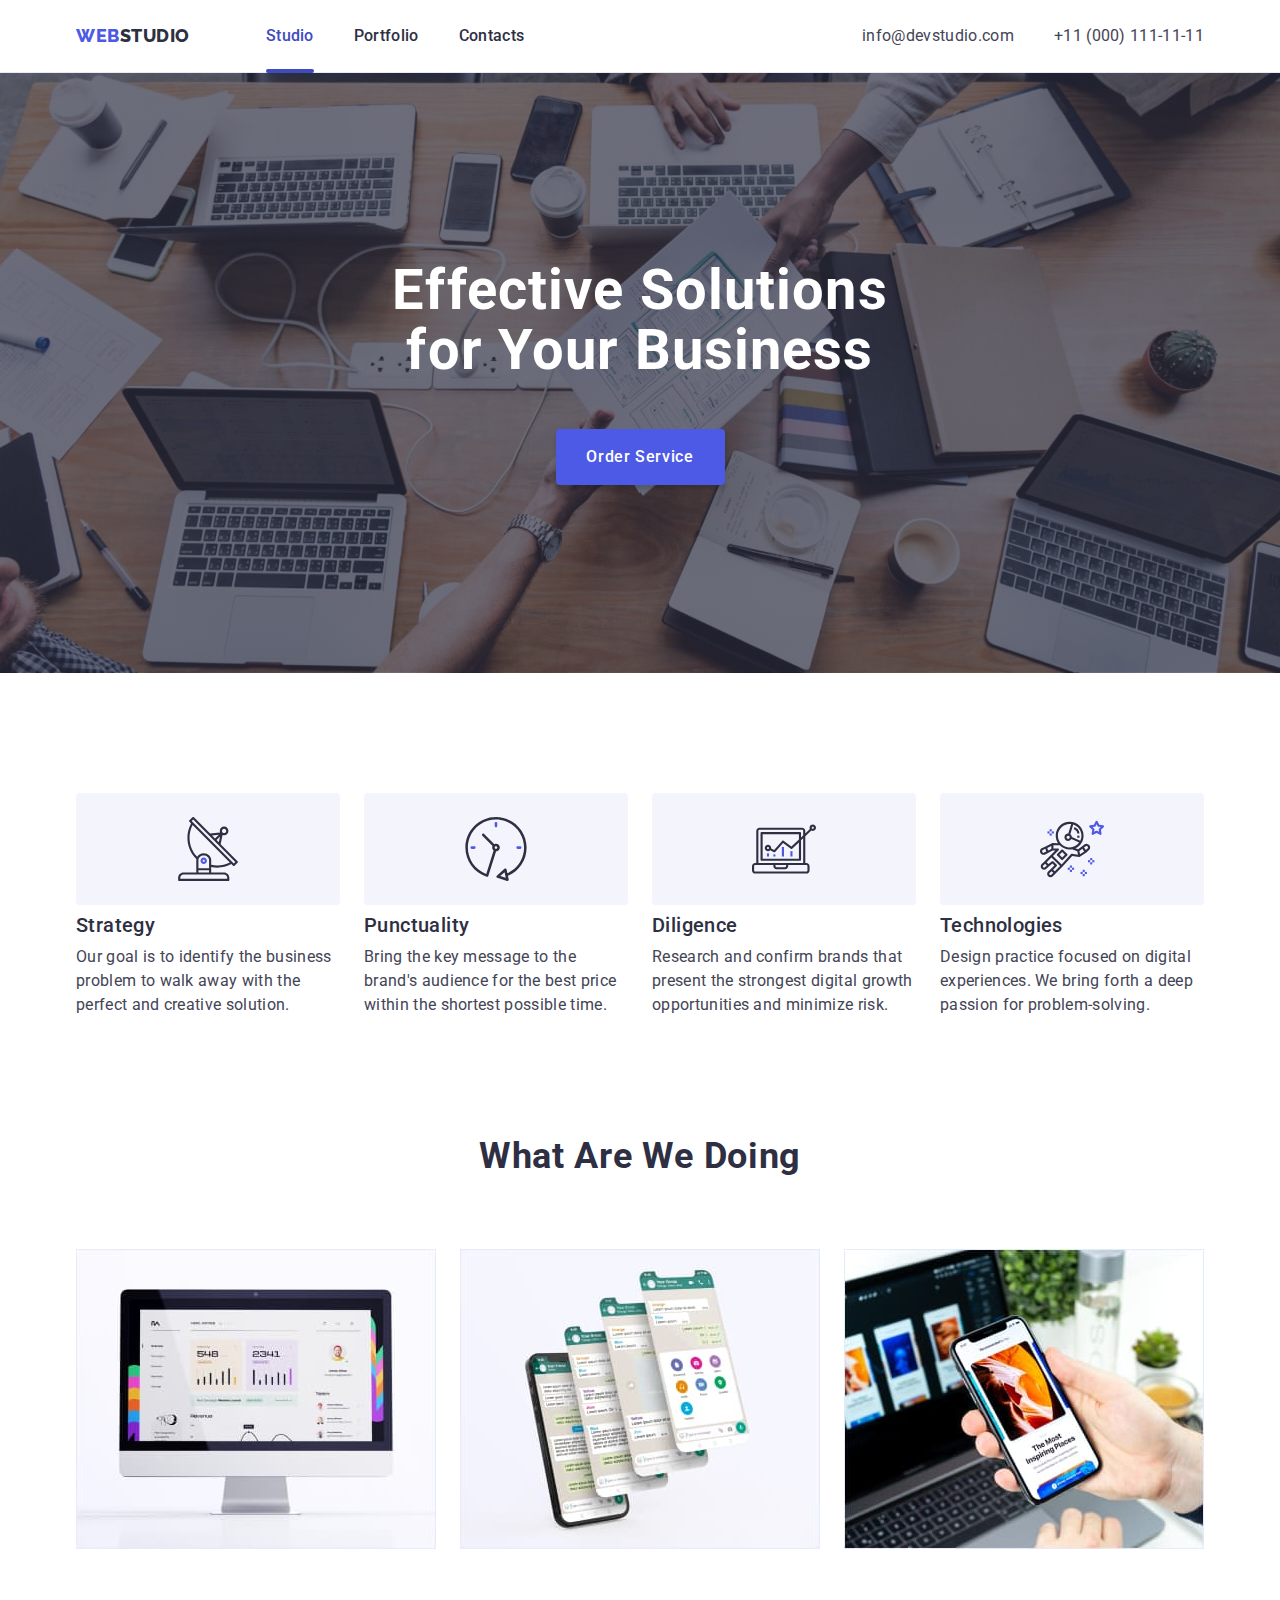
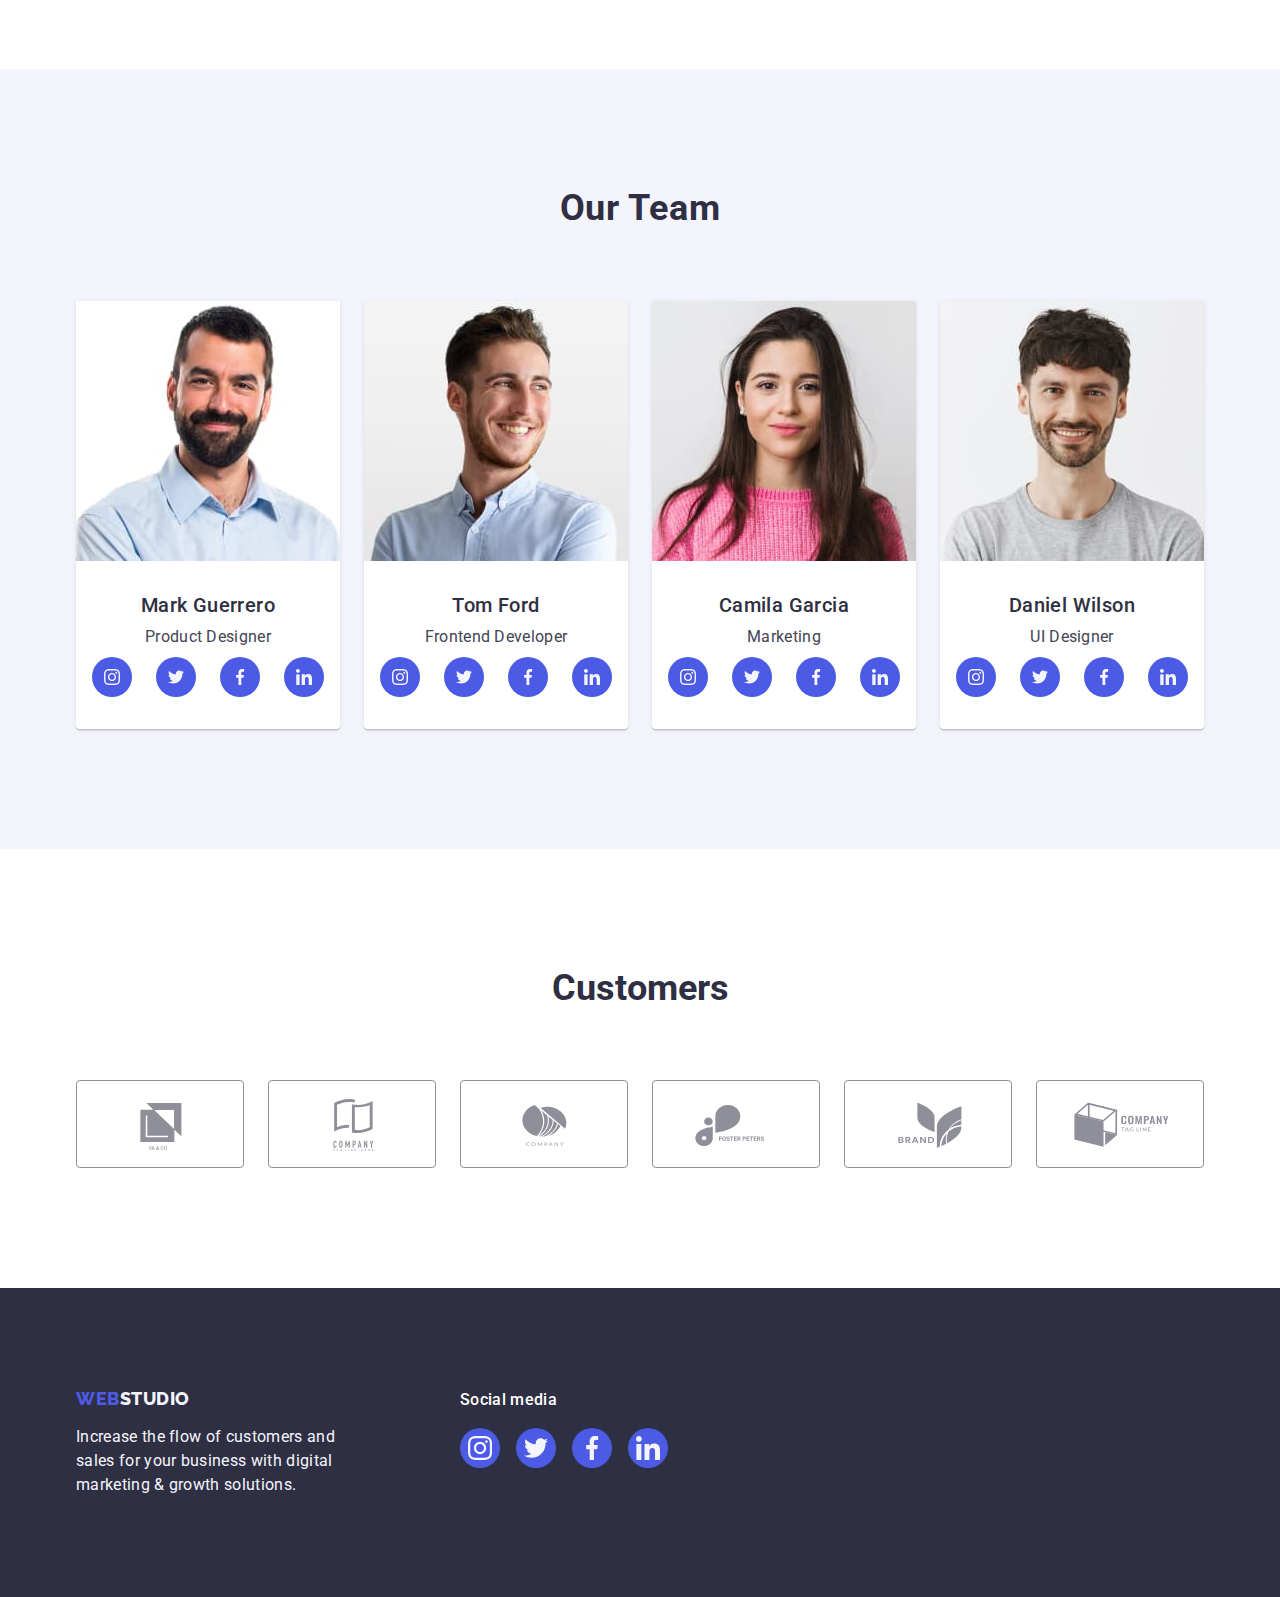
<file: index.html>
<!DOCTYPE html>
<html lang="en">
  <head>
    <meta charset="UTF-8" />
    <meta http-equiv="X-UA-Compatible" content="IE=edge" />
    <meta name="viewport" content="width=device-width, initial-scale=1.0" />
    <title>Web Studio</title>
    <link rel="preconnect" href="https://fonts.googleapis.com" />
    <link rel="preconnect" href="https://fonts.gstatic.com" crossorigin />
    <link
      href="https://fonts.googleapis.com/css2?family=Raleway:wght@800&family=Roboto:wght@400;500;700&display=swap"
      rel="stylesheet"
    />
    <link
      rel="stylesheet"
      href="https://cdnjs.cloudflare.com/ajax/libs/modern-normalize/1.0.0/modern-normalize.min.css"
    />
    <link rel="stylesheet" href="./css/style.css" />
  </head>
  <body>
    <!-- ========== Header ========== -->
    <header class="page-header">
      <div class="header-container container">
        <nav class="menu-nav">
          <a href="./index.html" class="logo link"
            >Web<span class="logo-right-part">Studio</span></a
          >
          <ul class="menu list">
            <li>
              <a href="./index.html" class="nav-list link active-page"
                >Studio</a
              >
            </li>
            <li>
              <a href="./portfolio.html" class="nav-list link">Portfolio</a>
            </li>
            <li>
              <a href="" class="nav-list link">Contacts</a>
            </li>
          </ul>
        </nav>
        <!-- Address Contacts -->
        <address class="address-nav-list">
          <ul class="address-menu list">
            <li>
              <a href="mailto:info@devstudio.com" class="address-nav-link link"
                >info@devstudio.com</a
              >
            </li>
            <li>
              <a href="tel:+110001111111" class="address-nav-link link"
                >+11 (000) 111-11-11</a
              >
            </li>
          </ul>
        </address>
      </div>
    </header>

    <!-- =========== Main content start ==========  -->
    <main>
      <!--- Hero Section 1 start -->

      <section class="hero-section">
        <div class="container">
          <h1 class="main-title">Effective Solutions for Your Business</h1>
          <button type="button" class="button" data-modal-open>
            Order Service
          </button>
        </div>
      </section>

      <!-- ========== Section 2 - start ========== -->

      <section class="features">
        <div class="container">
          <h2 class="visually-hidden">Features</h2>
          <ul class="features-list list">
            <li class="feature-list-text-width">
              <div class="features-list-icon">
                <svg
                  class="feature-icon"
                  aria-label="antenna icon"
                  width="64"
                  height="64"
                >
                  <use href="./images/icons.svg#icon-antenna"></use>
                </svg>
              </div>
              <h3 class="feature-list">Strategy</h3>
              <p class="feature-list-desc">
                Our goal is to identify the business problem to walk away with
                the perfect and creative solution.
              </p>
            </li>
            <li class="feature-list-text-width">
              <div class="features-list-icon">
                <svg
                  class="feature-icon"
                  aria-label="clock icon"
                  width="64"
                  height="64"
                >
                  <use href="./images/icons.svg#icon-clock"></use>
                </svg>
              </div>
              <h3 class="feature-list">Punctuality</h3>
              <p class="feature-list-desc">
                Bring the key message to the brand's audience for the best price
                within the shortest possible time.
              </p>
            </li>
            <li class="feature-list-text-width">
              <div class="features-list-icon">
                <svg
                  class="feature-icon"
                  aria-label="diagram icon"
                  width="64"
                  height="64"
                >
                  <use href="./images/icons.svg#icon-diagram"></use>
                </svg>
              </div>
              <h3 class="feature-list">Diligence</h3>
              <p class="feature-list-desc">
                Research and confirm brands that present the strongest digital
                growth opportunities and minimize risk.
              </p>
            </li>
            <li class="feature-list-text-width">
              <div class="features-list-icon">
                <svg
                  class="feature-icon"
                  aria-label="astronaut icon"
                  width="64"
                  height="64"
                >
                  <use href="./images/icons.svg#icon-astronaut"></use>
                </svg>
              </div>
              <h3 class="feature-list">Technologies</h3>
              <p class="feature-list-desc">
                Design practice focused on digital experiences. We bring forth a
                deep passion for problem-solving.
              </p>
            </li>
          </ul>
        </div>
      </section>

      <!-- ========== Section 3 - start ========== -->

      <section class="work-examples">
        <div class="container">
          <h2 class="what-are-we-doing">What are we doing</h2>
          <ul class="work-examples-list list">
            <li class="work-example-list-width">
              <img
                src="./images/what-we-are-doing-1-main-monitor.jpg"
                width="360"
                alt="Monitor"
              />
            </li>
            <li class="work-example-list-width">
              <img
                src="./images/what-we-are-doing-2-mobile-screens.jpg"
                width="360"
                alt="Mobile screens"
              />
            </li>
            <li class="work-example-list-width">
              <img
                src="./images/what-we-are-doing-3-laptop-and-phone.jpg"
                width="360"
                alt="Laptop and phone"
              />
            </li>
          </ul>
        </div>
      </section>

      <!-- ========== Section 4 - start ========== -->

      <section class="section-team-list">
        <div class="container">
          <h2 class="section-header-title">Our Team</h2>
          <ul class="team list">
            <li class="team-list">
              <img
                src="./images/our-team-1-mark.jpg"
                width="264"
                height="260"
                alt="Mark Guerrero"
              />
              <div class="title-text">
                <h3 class="team-list-title">Mark Guerrero</h3>
                <p class="team-list-text">Product Designer</p>
                <ul class="social-link-list list link">
                  <li class="social-link-item">
                    <a href="" class="social-link-icon">
                      <svg
                        class="social-icon"
                        aria-label="instagramm-icon"
                        width="16"
                        height="16"
                      >
                        <use href="./images/icons.svg#icon-instagram"></use>
                      </svg>
                    </a>
                  </li>
                  <li class="social-link-item">
                    <a href="" class="social-link-icon">
                      <svg
                        class="social-icon"
                        aria-label="twitter-icon"
                        width="16"
                        height="16"
                      >
                        <use href="./images/icons.svg#icon-twitter"></use>
                      </svg>
                    </a>
                  </li>
                  <li class="social-link-item">
                    <a href="" class="social-link-icon">
                      <svg
                        class="social-icon"
                        aria-label="facebook-icon"
                        width="16"
                        height="16"
                      >
                        <use href="./images/icons.svg#icon-facebook"></use>
                      </svg>
                    </a>
                  </li>
                  <li class="social-link-item">
                    <a href="" class="social-link-icon">
                      <svg
                        class="social-icon"
                        aria-label="linkedin-icon"
                        width="16"
                        height="16"
                      >
                        <use href="./images/icons.svg#icon-linkedin"></use>
                      </svg>
                    </a>
                  </li>
                </ul>
              </div>
            </li>
            <li class="team-list">
              <img
                src="./images/our-team-2-tom.jpg"
                width="264"
                height="260"
                alt="Tom Ford"
              />
              <div class="title-text">
                <h3 class="team-list-title">Tom Ford</h3>
                <p class="team-list-text">Frontend Developer</p>
                <ul class="social-link-list list link">
                  <li class="social-link-item">
                    <a href="" class="social-link-icon">
                      <svg
                        class="social-icon"
                        aria-label="instagramm-icon"
                        width="16"
                        height="16"
                      >
                        <use href="./images/icons.svg#icon-instagram"></use>
                      </svg>
                    </a>
                  </li>
                  <li class="social-link-item">
                    <a href="" class="social-link-icon">
                      <svg
                        class="social-icon"
                        aria-label="twitter-icon"
                        width="16"
                        height="16"
                      >
                        <use href="./images/icons.svg#icon-twitter"></use>
                      </svg>
                    </a>
                  </li>
                  <li class="social-link-item">
                    <a href="" class="social-link-icon">
                      <svg
                        class="social-icon"
                        aria-label="facebook-icon"
                        width="16"
                        height="16"
                      >
                        <use href="./images/icons.svg#icon-facebook"></use>
                      </svg>
                    </a>
                  </li>
                  <li class="social-link-item">
                    <a href="" class="social-link-icon">
                      <svg
                        class="social-icon"
                        aria-label="linkedin-icon"
                        width="16"
                        height="16"
                      >
                        <use href="./images/icons.svg#icon-linkedin"></use>
                      </svg>
                    </a>
                  </li>
                </ul>
              </div>
            </li>
            <li class="team-list">
              <img
                src="./images/our-team-3-camila.jpg"
                width="264"
                height="260"
                alt="Camila Garcia"
              />
              <div class="title-text">
                <h3 class="team-list-title">Camila Garcia</h3>
                <p class="team-list-text">Marketing</p>
                <ul class="social-link-list list link">
                  <li class="social-link-item">
                    <a href="" class="social-link-icon">
                      <svg
                        class="social-icon"
                        aria-label="instagramm-icon"
                        width="16"
                        height="16"
                      >
                        <use href="./images/icons.svg#icon-instagram"></use>
                      </svg>
                    </a>
                  </li>
                  <li class="social-link-item">
                    <a href="" class="social-link-icon">
                      <svg
                        class="social-icon"
                        aria-label="twitter-icon"
                        width="16"
                        height="16"
                      >
                        <use href="./images/icons.svg#icon-twitter"></use>
                      </svg>
                    </a>
                  </li>
                  <li class="social-link-item">
                    <a href="" class="social-link-icon">
                      <svg
                        class="social-icon"
                        aria-label="facebook-icon"
                        width="16"
                        height="16"
                      >
                        <use href="./images/icons.svg#icon-facebook"></use>
                      </svg>
                    </a>
                  </li>
                  <li class="social-link-item">
                    <a href="" class="social-link-icon">
                      <svg
                        class="social-icon"
                        aria-label="linkedin-icon"
                        width="16"
                        height="16"
                      >
                        <use href="./images/icons.svg#icon-linkedin"></use>
                      </svg>
                    </a>
                  </li>
                </ul>
              </div>
            </li>
            <li class="team-list">
              <img
                src="./images/our-team-4-daniel.jpg"
                width="264"
                height="260"
                alt="Daniel Wilson"
              />
              <div class="title-text">
                <h3 class="team-list-title">Daniel Wilson</h3>
                <p class="team-list-text">UI Designer</p>
                <ul class="social-link-list list link">
                  <li class="social-link-item">
                    <a href="" class="social-link-icon">
                      <svg
                        class="social-icon"
                        aria-label="instagramm-icon"
                        width="16"
                        height="16"
                      >
                        <use href="./images/icons.svg#icon-instagram"></use>
                      </svg>
                    </a>
                  </li>
                  <li class="social-link-item">
                    <a href="" class="social-link-icon">
                      <svg
                        class="social-icon"
                        aria-label="twitter-icon"
                        width="16"
                        height="16"
                      >
                        <use href="./images/icons.svg#icon-twitter"></use>
                      </svg>
                    </a>
                  </li>
                  <li class="social-link-item">
                    <a href="" class="social-link-icon">
                      <svg
                        class="social-icon"
                        aria-label="facebook-icon"
                        width="16"
                        height="16"
                      >
                        <use href="./images/icons.svg#icon-facebook"></use>
                      </svg>
                    </a>
                  </li>
                  <li class="social-link-item">
                    <a href="" class="social-link-icon">
                      <svg
                        class="social-icon"
                        aria-label="linkedin-icon"
                        width="16"
                        height="16"
                      >
                        <use href="./images/icons.svg#icon-linkedin"></use>
                      </svg>
                    </a>
                  </li>
                </ul>
              </div>
            </li>
          </ul>
        </div>
      </section>

      <!-- ========== Section 5 - start ========== -->
      <section class="customer-section">
        <div class="container">
          <h2 class="customer-section-title">Customers</h2>
          <ul class="customers-list list">
            <li class="customer-item">
              <a href="" class="customer-link-icon link">
                <svg
                  class="customer-icon"
                  aria-label="customer ya&co"
                  width="104"
                  height="56"
                >
                  <use href="./images/icons.svg#icon-company1-ya-co"></use>
                </svg>
              </a>
            </li>
            <li class="customer-item">
              <a href="" class="customer-link-icon link">
                <svg
                  class="customer-icon"
                  aria-label="customer tagline"
                  width="104"
                  height="56"
                >
                  <use href="./images/icons.svg#icon-company2-tagline"></use>
                </svg>
              </a>
            </li>
            <li class="customer-item">
              <a href="" class="customer-link-icon link">
                <svg
                  class="customer-icon"
                  aria-label="customer company"
                  width="104"
                  height="56"
                >
                  <use href="./images/icons.svg#icon-company3"></use>
                </svg>
              </a>
            </li>
            <li class="customer-item">
              <a href="" class="customer-link-icon link">
                <svg
                  class="customer-icon"
                  aria-label="customer foster peters"
                  width="104"
                  height="56"
                >
                  <use
                    href="./images/icons.svg#icon-company4-foster-peters"
                  ></use>
                </svg>
              </a>
            </li>
            <li class="customer-item">
              <a href="" class="customer-link-icon link">
                <svg
                  class="customer-icon"
                  aria-label="customer brand"
                  width="104"
                  height="56"
                >
                  <use href="./images/icons.svg#icon-company5-brand"></use>
                </svg>
              </a>
            </li>
            <li class="customer-item">
              <a href="" class="customer-link-icon link">
                <svg
                  class="customer-icon"
                  aria-label="customer tag"
                  width="104"
                  height="56"
                >
                  <use href="./images/icons.svg#icon-company6-tag"></use>
                </svg>
              </a>
            </li>
          </ul>
        </div>
      </section>
    </main>

    <!-- =========== Footer start ==========  -->

    <footer class="footer">
      <div class="container footer-container">
        <div class="footer-logo-div">
          <a href="./index.html" class="footer-logo logo link"
            >Web<span class="footer-logo-right-part">Studio</span></a
          >
          <p class="footer-text">
            Increase the flow of customers and sales for your business with
            digital marketing & growth solutions.
          </p>
        </div>
        <!-- ========== Footer social link =========== -->
        <div class="footer-social-media">
          <p class="footer-text-social">Social media</p>
          <ul class="footer-social-link-list list link">
            <li class="footer-social-link-item">
              <a href="" class="footer-social-link-icon">
                <svg
                  class="footer-social-icon"
                  aria-label="instagramm-icon"
                  width="24"
                  height="24"
                >
                  <use href="./images/icons.svg#icon-instagram"></use>
                </svg>
              </a>
            </li>
            <li class="footer-social-link-item">
              <a href="" class="footer-social-link-icon">
                <svg
                  class="footer-social-icon"
                  aria-label="twitter-icon"
                  width="24"
                  height="24"
                >
                  <use href="./images/icons.svg#icon-twitter"></use>
                </svg>
              </a>
            </li>
            <li class="footer-social-link-item">
              <a href="" class="footer-social-link-icon">
                <svg
                  class="footer-social-icon"
                  aria-label="facebook-icon"
                  width="24"
                  height="24"
                >
                  <use href="./images/icons.svg#icon-facebook"></use>
                </svg>
              </a>
            </li>
            <li class="footer-social-link-item">
              <a href="" class="footer-social-link-icon">
                <svg
                  class="footer-social-icon"
                  aria-label="linkedin-icon"
                  width="24"
                  height="24"
                >
                  <use href="./images/icons.svg#icon-linkedin"></use>
                </svg>
              </a>
            </li>
          </ul>
        </div>
      </div>
    </footer>

    <!-- =========== Backdrop start ==========  -->

    <div class="backdrop is-hidden" data-modal>
      <div class="modal">
        <button type="button" class="modal-close-btn" data-modal-close>
          <svg class="modal-close-icon" width="8" height="8">
            <use href="./images/icons.svg#icon-close"></use>
          </svg>
        </button>
      </div>
    </div>

    <!-- =========== Script start ==========  -->
    <script src="./js/modal.js"></script>
  </body>
</html>
</file>
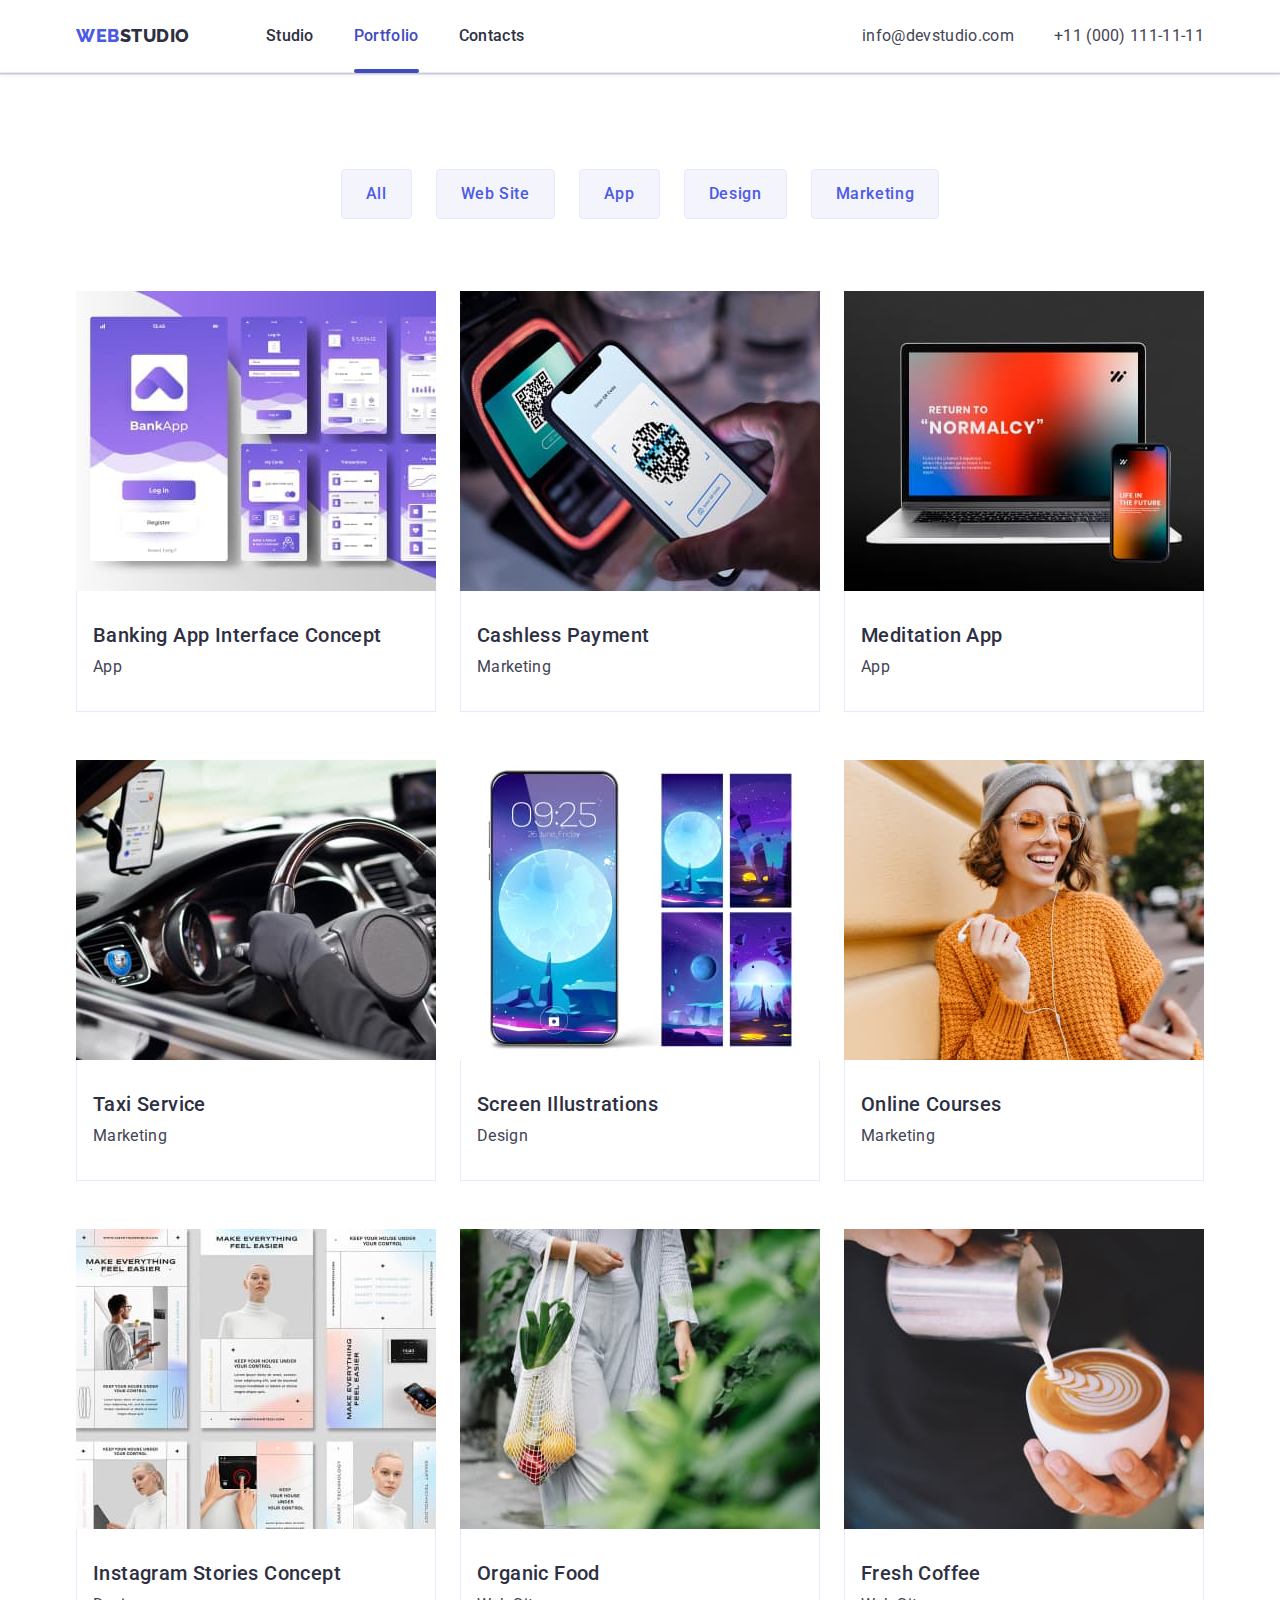
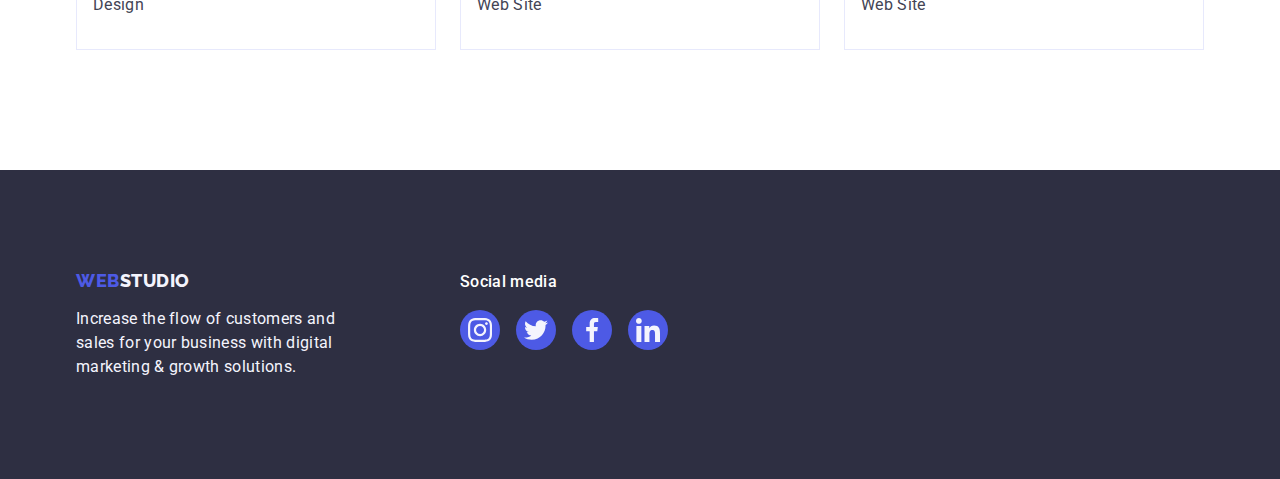
<file: portfolio.html>
<!DOCTYPE html>
<html lang="en">
  <head>
    <meta charset="UTF-8" />
    <meta http-equiv="X-UA-Compatible" content="IE=edge" />
    <meta name="viewport" content="width=device-width, initial-scale=1.0" />
    <link rel="preconnect" href="https://fonts.googleapis.com" />
    <link rel="preconnect" href="https://fonts.gstatic.com" crossorigin />
    <link
      href="https://fonts.googleapis.com/css2?family=Raleway:wght@800&family=Roboto:wght@400;500;700&display=swap"
      rel="stylesheet"
    />
    <title>Document</title>
    <link
      rel="stylesheet"
      href="https://cdnjs.cloudflare.com/ajax/libs/modern-normalize/1.0.0/modern-normalize.min.css"
    />
    <link rel="stylesheet" href="./css/style.css" />
  </head>
  <body>
    <!-- Header -->
    <header class="page-header">
      <div class="header-container container">
        <nav class="menu-nav">
          <a href="./index.html" class="logo link"
            >Web<span class="logo-right-part">Studio</span></a
          >
          <ul class="menu list">
            <li>
              <a href="./index.html" class="nav-list link">Studio</a>
            </li>
            <li>
              <a href="./portfolio.html" class="nav-list link active-page"
                >Portfolio</a
              >
            </li>
            <li>
              <a href="" class="nav-list link">Contacts</a>
            </li>
          </ul>
        </nav>
        <!-- Address Contacts -->
        <address class="address-nav-list">
          <ul class="address-menu list">
            <li>
              <a href="mailto:info@devstudio.com" class="address-nav-link link"
                >info@devstudio.com</a
              >
            </li>
            <li>
              <a href="tel:+110001111111" class="address-nav-link link"
                >+11 (000) 111-11-11</a
              >
            </li>
          </ul>
        </address>
      </div>
    </header>

    <!-- Main content -->
    <main>
      <!-- Portfolio main section -->
      <section class="main-section">
        <div class="container">
          <h1 class="visually-hidden">Our Projects</h1>
          <ul class="list list-btn">
            <li>
              <button type="button" class="portfolio-button">All</button>
            </li>
            <li>
              <button type="button" class="portfolio-button">Web Site</button>
            </li>
            <li>
              <button type="button" class="portfolio-button">App</button>
            </li>
            <li>
              <button type="button" class="portfolio-button">Design</button>
            </li>
            <li>
              <button type="button" class="portfolio-button">Marketing</button>
            </li>
          </ul>
          <ul class="projects-list list">
            <li class="portfolio-project-card">
              <a class="project-list link" href="">
                <div class="portfolio-project-card-img-container">
                  <img
                    src="./images/portfolio-1-bank-app-photo.jpg"
                    alt="Banking App Interface Concept"
                    width="360"
                  />
                  <p class="portfolio-project-card-img-overlay">
                    14 Stylish and User-Friendly App Design Concepts · Task
                    Manager App · Calorie Tracker App · Exotic Fruit Ecommerce
                    App · Cloud Storage App
                  </p>
                </div>

                <div class="portfolio-project-card-container">
                  <h2 class="project-title">Banking App Interface Concept</h2>
                  <p class="project-desc">App</p>
                </div>
              </a>
            </li>
            <li class="portfolio-project-card">
              <a class="project-list link" href="">
                <div class="portfolio-project-card-img-container">
                  <img
                    src="./images/portfolio-2-cashless-payment-photo.jpg"
                    alt="Cashless payment"
                    width="360"
                  />
                  <p class="portfolio-project-card-img-overlay">
                    14 Stylish and User-Friendly App Design Concepts · Task
                    Manager App · Calorie Tracker App · Exotic Fruit Ecommerce
                    App · Cloud Storage App
                  </p>
                </div>

                <div class="portfolio-project-card-container">
                  <h2 class="project-title">Cashless Payment</h2>
                  <p class="project-desc">Marketing</p>
                </div>
              </a>
            </li>
            <li class="portfolio-project-card">
              <a class="project-list link" href="">
                <div class="portfolio-project-card-img-container">
                  <img
                    src="./images/portfolio-3-meditation-app-photo.jpg"
                    alt="Meditation app"
                    width="360"
                  />
                  <p class="portfolio-project-card-img-overlay">
                    14 Stylish and User-Friendly App Design Concepts · Task
                    Manager App · Calorie Tracker App · Exotic Fruit Ecommerce
                    App · Cloud Storage App
                  </p>
                </div>

                <div class="portfolio-project-card-container">
                  <h2 class="project-title">Meditation App</h2>
                  <p class="project-desc">App</p>
                </div>
              </a>
            </li>
            <li class="portfolio-project-card">
              <a class="project-list link" href="">
                <div class="portfolio-project-card-img-container">
                  <img
                    src="./images/portfolio-4-taxi-service-photo.jpg"
                    alt="Taxi service photo"
                    width="360"
                  />
                  <p class="portfolio-project-card-img-overlay">
                    14 Stylish and User-Friendly App Design Concepts · Task
                    Manager App · Calorie Tracker App · Exotic Fruit Ecommerce
                    App · Cloud Storage App
                  </p>
                </div>

                <div class="portfolio-project-card-container">
                  <h2 class="project-title">Taxi Service</h2>
                  <p class="project-desc">Marketing</p>
                </div>
              </a>
            </li>
            <li class="portfolio-project-card">
              <a class="project-list link" href="">
                <div class="portfolio-project-card-img-container">
                  <img
                    src="./images/portfolio-5-screen-illustration-photo.jpg"
                    alt="Mobile screens illustration"
                    width="360"
                  />
                  <p class="portfolio-project-card-img-overlay">
                    14 Stylish and User-Friendly App Design Concepts · Task
                    Manager App · Calorie Tracker App · Exotic Fruit Ecommerce
                    App · Cloud Storage App
                  </p>
                </div>

                <div class="portfolio-project-card-container">
                  <h2 class="project-title">Screen Illustrations</h2>
                  <p class="project-desc">Design</p>
                </div>
              </a>
            </li>
            <li class="portfolio-project-card">
              <a class="project-list link" href="">
                <div class="portfolio-project-card-img-container">
                  <img
                    src="./images/portfolio-6-online-courses-photo.jpg"
                    alt="online courses"
                    width="360"
                  />
                  <p class="portfolio-project-card-img-overlay">
                    14 Stylish and User-Friendly App Design Concepts · Task
                    Manager App · Calorie Tracker App · Exotic Fruit Ecommerce
                    App · Cloud Storage App
                  </p>
                </div>

                <div class="portfolio-project-card-container">
                  <h2 class="project-title">Online Courses</h2>
                  <p class="project-desc">Marketing</p>
                </div>
              </a>
            </li>
            <li class="portfolio-project-card">
              <a class="project-list link" href="">
                <div class="portfolio-project-card-img-container">
                  <img
                    src="./images/portfolio-7-instagram-stories-concept.jpg"
                    alt="instagram stories concept"
                    width="360"
                  />
                  <p class="portfolio-project-card-img-overlay">
                    14 Stylish and User-Friendly App Design Concepts · Task
                    Manager App · Calorie Tracker App · Exotic Fruit Ecommerce
                    App · Cloud Storage App
                  </p>
                </div>

                <div class="portfolio-project-card-container">
                  <h2 class="project-title">Instagram Stories Concept</h2>
                  <p class="project-desc">Design</p>
                </div>
              </a>
            </li>
            <li class="portfolio-project-card">
              <a class="project-list link" href="">
                <div class="portfolio-project-card-img-container">
                  <img
                    src="./images/portfolio-8-organic-food.jpg"
                    alt="Organic Food"
                    width="360"
                  />
                  <p class="portfolio-project-card-img-overlay">
                    14 Stylish and User-Friendly App Design Concepts · Task
                    Manager App · Calorie Tracker App · Exotic Fruit Ecommerce
                    App · Cloud Storage App
                  </p>
                </div>

                <div class="portfolio-project-card-container">
                  <h2 class="project-title">Organic Food</h2>
                  <p class="project-desc">Web Site</p>
                </div>
              </a>
            </li>
            <li class="portfolio-project-card">
              <a class="project-list link" href="">
                <div class="portfolio-project-card-img-container">
                  <img
                    src="./images/portfolio-9-fresh-coffee.jpg"
                    alt="Fresh Coffee"
                    width="360"
                  />
                  <p class="portfolio-project-card-img-overlay">
                    14 Stylish and User-Friendly App Design Concepts · Task
                    Manager App · Calorie Tracker App · Exotic Fruit Ecommerce
                    App · Cloud Storage App
                  </p>
                </div>

                <div class="portfolio-project-card-container">
                  <h2 class="project-title">Fresh Coffee</h2>
                  <p class="project-desc">Web Site</p>
                </div>
              </a>
            </li>
          </ul>
        </div>
      </section>
    </main>

    <!-- ========== Footer ========== -->

    <footer class="footer">
      <div class="container footer-container">
        <div class="footer-logo-div">
          <a href="./index.html" class="footer-logo logo link"
            >Web<span class="footer-logo-right-part">Studio</span></a
          >
          <p class="footer-text">
            Increase the flow of customers and sales for your business with
            digital marketing & growth solutions.
          </p>
        </div>
        <!-- Footer social link  -->
        <div class="footer-social-media">
          <p class="footer-text-social">Social media</p>
          <ul class="footer-social-link-list list link">
            <li class="footer-social-link-item">
              <a href="" class="footer-social-link-icon">
                <svg
                  class="footer-social-icon"
                  aria-label="instagramm-icon"
                  width="24"
                  height="24"
                >
                  <use href="./images/icons.svg#icon-instagram"></use>
                </svg>
              </a>
            </li>
            <li class="footer-social-link-item">
              <a href="" class="footer-social-link-icon">
                <svg
                  class="footer-social-icon"
                  aria-label="twitter-icon"
                  width="24"
                  height="24"
                >
                  <use href="./images/icons.svg#icon-twitter"></use>
                </svg>
              </a>
            </li>
            <li class="footer-social-link-item">
              <a href="" class="footer-social-link-icon">
                <svg
                  class="footer-social-icon"
                  aria-label="facebook-icon"
                  width="24"
                  height="24"
                >
                  <use href="./images/icons.svg#icon-facebook"></use>
                </svg>
              </a>
            </li>
            <li class="footer-social-link-item">
              <a href="" class="footer-social-link-icon">
                <svg
                  class="footer-social-icon"
                  aria-label="linkedin-icon"
                  width="24"
                  height="24"
                >
                  <use href="./images/icons.svg#icon-linkedin"></use>
                </svg>
              </a>
            </li>
          </ul>
        </div>
      </div>
    </footer>
    <script src="./js/modal.js"></script>
  </body>
</html>
</file>
<file: css/style.css>
:root {
  --main-font: 'Roboto', sans-serif;
  --secondary-font: ;
  --logo-colour: #4d5ae5;
  --logo-right-part: #2e2f42;
  --nav-list-color: #2e2f42;
  --color-nav-list-hover: #404bbf;
  --color-nav-list-focus: #404bbf;
  --color-address-nav-link: #434455;
  --color-address-nav-link-hover: #404bbf;
  --color-address-nav-link-focus: #404bbf;
  --background-color: #ffffff;
  --background-color-hero: #2e2f42;
  --title-color: #2e2f42;
  --button-background-color: #f4f4fd;
  --button-text-color: #4d5ae5;
  --portfolio-button-hover-focus-color: #ffffff;
  --portfolio-button-hover-focus-background-color: #404bbf;
  --portfolio-button-boader-color: #e7e9fc;
  --icon-background-colour: #f4f4fd;
  --social-link-background-colour: #4d5ae5;
  --social-link-icon-colour: #f4f4fd;
  --customer-section-title-colour: #2e2f42;
  --customer-section-icon-color: #8e8f99;
  --footer-text-social-color: #ffffff;
  --footer-social-link-color: #f4f4fd;
  --overlay-text-color: #f4f4fd;
}

body {
  font-family: 'Roboto', sans-serif;
  color: var(--color-address-nav-link);
  background-color: var(--background-color);
}

* {
  margin: 0;
}
body {
  margin: 0;
  display: block;
}

.container {
  width: 1158px;
  margin: 0 auto;
  padding-left: 15px;
  padding-right: 15px;
}

img {
  display: block;
}
/*=============== Header =============== */

.page-header {
  border-bottom: 1px solid #e7e9fc;
  box-shadow: 0px 2px 1px rgba(46, 47, 66, 0.08),
    0px 1px 1px rgba(46, 47, 66, 0.16), 0px 1px 6px rgba(46, 47, 66, 0.08);
}

.header-container {
  display: flex;
  align-items: center;
  justify-content: space-between;
}

/* Logo */
.logo {
  color: var(--logo-colour);
  font-family: 'Raleway', sans-serif;
  font-weight: 800;
  font-size: 18px;
  line-height: 1.17;
  letter-spacing: 0.03em;
  text-transform: uppercase;
  margin-right: 76px;
}
.logo-right-part {
  color: var(--logo-right-part);
}

/* Navigation list */

.menu {
  display: flex;
  gap: 40px;
  padding-left: 0;
  margin-top: 0;
  margin-bottom: 0;
}

.menu-nav {
  display: flex;
  align-items: center;
}

.link {
  text-decoration: none;
}

.list {
  list-style: none;
}

.nav-list {
  display: block;
  padding: 24px 0;
  font-weight: 500;
  font-size: 16px;
  line-height: 1.5;
  letter-spacing: 0.02em;
  color: var(--nav-list-color);
  transition: color 250ms cubic-bezier(0.4, 0, 0.2, 1);
}

.nav-list:hover {
  color: var(--color-nav-list-hover);
}

.nav-list:focus {
  color: var(--color-nav-list-focus);
}
.active-page {
  position: relative;
  color: #404bbf;
  transition: color 250ms cubic-bezier(0.4, 0, 0.2, 1);
}
.active-page::after {
  position: absolute;
  content: '';
  display: block;
  background-color: #404bbf;
  height: 4px;
  width: 100%;
  border-radius: 2px;
  left: 0;
  height: 4px;
  bottom: -1px;
}

/* Address navigation section */

.address-nav-list {
  font-style: normal;
  margin-left: auto;
}

.address-menu {
  display: flex;
  gap: 40px;
  margin-top: 0;
  margin-bottom: 0;
  padding-left: 0;
}

.address-nav-link {
  font-size: 16px;
  line-height: 1.5;
  letter-spacing: 0.02em;
  color: var(--color-address-nav-link);
  transition: color 250ms cubic-bezier(0.4, 0, 0.2, 1);
}

.address-nav-link:hover {
  color: var(--color-address-nav-link-hover);
}

.address-nav-link:focus {
  color: var(--color-address-nav-link-focus);
}

/* =========== MAIN CONTENT START========== */

/* ----- Hero section 1 start ----- */
.hero-section {
  background-color: var(--background-color-hero);
  padding: 188px 0;
  background-image: linear-gradient(
      rgba(46, 47, 66, 0.7),
      rgba(46, 47, 66, 0.7)
    ),
    url(../images/people-office.jpg);
  max-width: 1440px;
  background-repeat: no-repeat;
  background-position: center;
  background-size: cover;
  margin-left: auto;
  margin-right: auto;
}
.main-title {
  max-width: 496px;
  font-size: 56px;
  line-height: 1.07;
  text-align: center;
  letter-spacing: 0.02em;
  color: #ffffff;
  margin-left: auto;
  margin-right: auto;
  margin-top: 0;
  margin-bottom: 48px;
}
.button {
  display: block;
  margin: auto;
  min-width: 169px;
  height: 56px;
  border: none;
  background-color: #4d5ae5;
  border-radius: 4px;
  box-shadow: 0px 4px 4px rgba(0, 0, 0, 0.15);
  font-family: 'Roboto', sans-serif;
  font-weight: 500;
  font-size: 16px;
  line-height: 1.5;
  letter-spacing: 0.04em;
  color: #ffffff;
  cursor: pointer;
  transition: background-color 250ms cubic-bezier(0.4, 0, 0.2, 1);
}

.button:hover,
.button:focus {
  background-color: #404bbf;
}

/* ========== Section 2 - start ========== */

.visually-hidden {
  position: absolute;
  width: 1px;
  height: 1px;
  margin: -1px;
  border: 0;
  padding: 0;
  white-space: nowrap;
  clip-path: inset(100%);
  clip: rect(0 0 0 0);
  overflow: hidden;
}
.features {
  padding: 120px 0;
  gap: 24px;
}

.features-list {
  display: flex;
  padding: 0;
  gap: 24px;
  justify-content: center;
  margin: auto;
}

.feature-list {
  margin-bottom: 8px;
  font-weight: 500;
  font-size: 20px;
  line-height: 1.2;
  letter-spacing: 0.02em;
  color: var(--title-color);
}

.feature-list-desc {
  line-height: 1.5;
  letter-spacing: 0.02em;
}

.feature-list-text-width {
  width: calc((100% - 48px) / 3);
}

.features-list-icon {
  display: flex;
  align-items: center;
  justify-content: center;
  height: 112px;
  margin-bottom: 8px;
  border-radius: 4px;
  background-color: var(--icon-background-colour);
}

/* ========== Section 3 - start ==========*/
.work-examples {
  padding-bottom: 120px;
}
.what-are-we-doing {
  margin-bottom: 72px;
  margin-top: 0;
  font-size: 36px;
  line-height: 1.11;
  text-align: center;
  letter-spacing: 0.02em;
  text-transform: capitalize;
  color: var(--title-color);
}
.work-examples-list {
  display: flex;
  gap: 24px;
  margin-top: 0;
  padding-left: 0;
  margin-bottom: 0;
}

.work-example-list-width {
  width: calc((100% - 48px) / 3);
}

/* ========== Section 4 - start ========== */
.team {
  display: flex;
  gap: 24px;
}

.section-team-list {
  background-color: #f4f4fd;
  padding: 120px 0;
}
.section-header-title {
  margin-bottom: 72px;
  margin-top: 0;
  font-size: 36px;
  line-height: 1.11;
  text-align: center;
  letter-spacing: 0.02em;
  text-transform: capitalize;
  color: var(--title-color);
}
.team-list-title {
  text-align: center;
  margin-bottom: 8px;
  font-weight: 500;
  font-size: 20px;
  line-height: 1.2;
  letter-spacing: 0.02em;
  color: var(--title-color);
}

.team {
  padding-left: 0;
  margin-top: 0;
  margin-bottom: 0;
}
.team-list {
  background-color: #ffffff;
  border-radius: 0px 0px 4px 4px;
  flex-basis: calc((100% - 72px) / 4);
  box-shadow: 0px 1px 6px rgba(46, 47, 66, 0.08),
    0px 1px 1px rgba(46, 47, 66, 0.16), 0px 2px 1px rgba(46, 47, 66, 0.08);
}

.title-text {
  padding: 32px 0;
}
.team-list-text {
  text-align: center;
  font-size: 16px;
  line-height: 1.5;
  letter-spacing: 0.02em;
}

/*  ul  */
.social-link-list {
  display: flex;
  margin-top: 8px;
  margin-bottom: 0;
  padding-left: 0;
  align-items: center;
  justify-content: center;
  gap: 24px;
}
/* li  */
.social-link-item {
  width: 40px;
  height: 40px;
}

/* a href */
.social-link-icon {
  display: block;
  width: 100%;
  height: 100%;
  background-color: #4d5ae5;
  border-radius: 50%;
  display: flex;
  align-items: center;
  justify-content: center;
  transition: background-color 250ms cubic-bezier(0.4, 0, 0.2, 1);
}
.social-link-icon:hover {
  background-color: #404bbf;
}
.social-link-icon:focus {
  background-color: #404bbf;
}
/* svg */
.social-icon {
  fill: var(--social-link-icon-colour);
}

/* ========== Section 5 - start ========== */

.customer-section {
  padding-top: 120px;
  padding-bottom: 120px;
}

.customer-section-title {
  font-size: 36px;
  font-weight: 700;
  line-height: 1.1;
  color: var(--customer-section-title-colour);
  margin-bottom: 72px;
  text-align: center;
}
/* --- ul --- */
.customers-list {
  display: flex;
  padding-left: 0;
  gap: 24px;
}

/* --- li --- */
.customer-item {
  width: calc((100% - 120px) / 6);
  height: 88px;
}

/* --- a href --- */
.customer-link-icon {
  display: flex;
  width: 100%;
  height: 100%;
  border: 1px solid #8e8f99;
  border-radius: 4px;
  align-items: center;
  justify-content: center;
  color: var(--customer-section-icon-color);
  transition: border-color 250ms cubic-bezier(0.4, 0, 0.2, 1),
    color 250ms cubic-bezier(0.4, 0, 0.2, 1);
}

.customer-link-icon:hover,
.customer-link-icon:focus {
  border-color: #404bbf;
  color: #404bbf;
}

.customer-icon {
  fill: currentColor;
}
/* ========== Section 5 - end ========== */

/* ============ FOOTER START ========== */
.footer {
  padding: 100px 0;
  background-color: var(--background-color-hero);
  margin-top: 0;
  margin-bottom: 0;
}

.footer-container {
  display: flex;
  align-items: baseline;
}
.footer-logo-right-part {
  color: var(--button-background-color);
}

/* --- logo div --- */
.footer-logo-div {
  margin-right: 120px;
}
.footer-logo {
  display: inline-block;
  margin-bottom: 16px;
  margin-right: 0;
}
.footer-text {
  color: var(--button-background-color);
  font-size: 16px;
  line-height: 24px;
  letter-spacing: 0.02em;
  max-width: 264px;
  margin-top: 0;
  margin-bottom: 0;
}

.footer-text-social {
  font-weight: 500;
  color: var(--footer-text-social-color);
  margin-bottom: 16px;
  line-height: 1.5;
  letter-spacing: 0.02em;
}

.footer-social-link-icon {
  width: 100%;
  height: 100%;
  background-color: #4d5ae5;
  border-radius: 50%;
  display: flex;
  align-items: center;
  justify-content: center;
  transition: background-color 250ms cubic-bezier(0.4, 0, 0.2, 1);
}

.footer-social-link-icon:hover,
.footer-social-link-icon:focus {
  background-color: #31d0aa;
}

.footer-social-link-list {
  display: flex;
  margin-bottom: 0;
  padding-left: 0;
  align-items: center;
  justify-content: center;
  gap: 16px;
}

.footer-social-link-item {
  height: 40px;
  width: 40px;
}

.footer-social-icon {
  fill: var(--footer-social-link-color);
}
/* ============ FOOTER END ========== */

/* =========== MODAL WINDOW START =========== */
.backdrop {
  position: fixed;
  top: 0;
  left: 0;
  width: 100%;
  height: 100%;
  background-color: rgba(46, 47, 66, 0.4);
  transition: opacity 250ms cubic-bezier(0.4, 0, 0.2, 1),
    visibility 250ms cubic-bezier(0.4, 0, 0.2, 1);
}

.is-hidden {
  opacity: 0;
  visibility: hidden;
  pointer-events: none;
}
.modal {
  width: 408px;
  min-height: 576px;
  background-color: #fcfcfc;
  position: absolute;
  top: 50%;
  left: 50%;
  transform: translate(-50%, -50%);
  box-shadow: 0px 1px 1px rgba(0, 0, 0, 0.14), 0px 1px 3px rgba(0, 0, 0, 0.12),
    0px 2px 1px rgba(0, 0, 0, 0.2);
  border-radius: 4px;
  transition: transform 250ms cubic-bezier(0.4, 0, 0.2, 1);
}
.modal-close-btn {
  background-color: #e7e9fc;
  position: absolute;
  top: 24px;
  right: 24px;
  width: 24px;
  height: 24px;
  border-radius: 50%;
  display: flex;
  align-items: center;
  justify-content: center;
  border: 1px solid rgba(0, 0, 0, 0.1);
  padding: 0;
  cursor: pointer;
  transition: background-color 250ms cubic-bezier(0.4, 0, 0.2, 1),
    border 250ms cubic-bezier(0.4, 0, 0.2, 1);
}

.modal-close-btn:hover,
.modal-close-btn:focus {
  background-color: #404bbf;
  border: none;
  fill: #ffffff;
}

.modal-close-icon {
  transition: fill 250ms cubic-bezier(0.4, 0, 0.2, 1);
}
/* =========== MODAL WINDOW END =========== */

/* ============== PORTFOLIO START ==============  */

.list-btn {
  display: flex;
  margin-bottom: 72px;
  justify-content: center;
  gap: 24px;
  padding-left: 0;
  margin-top: 0;
}
.main-section {
  padding: 96px 0 120px;
}

.projects-list {
  display: flex;
  flex-wrap: wrap;
  margin-top: 0;
  margin-bottom: 0;
  column-gap: 24px;
  padding-left: 0;
  row-gap: 48px;
}

.project-list {
  display: block;
  transition: box-shadow 250ms cubic-bezier(0.4, 0, 0.2, 1);
}

.project-list:hover,
.project-list:focus {
  box-shadow: 0px 1px 6px rgba(46, 47, 66, 0.08),
    0px 1px 1px rgba(46, 47, 66, 0.16), 0px 2px 1px rgba(46, 47, 66, 0.08);
  transform: translateY(0%);
}

.portfolio-button {
  background-color: var(--button-background-color);
  font-family: 'Roboto', sans-serif;
  font-weight: 500;
  font-size: 16px;
  line-height: 1.5;
  letter-spacing: 0.04em;
  color: var(--button-text-color);
  cursor: pointer;
  padding: 12px 24px;
  border: 1px solid var(--portfolio-button-boader-color);
  border-radius: 4px;
  transition: color 250ms cubic-bezier(0.4, 0, 0.2, 1),
    background-color 250ms cubic-bezier(0.4, 0, 0.2, 1),
    border-color 250ms cubic-bezier(0.4, 0, 0.2, 1),
    box-shadow 250ms cubic-bezier(0.4, 0, 0.2, 1);
}
.portfolio-button:hover,
.portfolio-button:focus {
  color: var(--portfolio-button-hover-focus-color);
  background-color: var(--portfolio-button-hover-focus-background-color);
  border-color: transparent;
  box-shadow: 0px 3px 1px rgba(0, 0, 0, 0.1), 0px 2px 1px rgba(0, 0, 0, 0.08),
    0px 2px 2px rgba(0, 0, 0, 0.12);
}

.portfolio-project-card-container {
  padding: 32px 16px;
  border: 1px solid #e7e9fc;
  border-top: none;
}
.portfolio-project-card {
}
.project-title {
  font-weight: 500;
  font-size: 20px;
  line-height: 1.2;
  letter-spacing: 0.02em;
  color: var(--background-color-hero);
  margin-bottom: 8px;
}

.project-desc {
  font-size: 16px;
  line-height: 1.5;
  letter-spacing: 0.02em;
  color: var(--color-address-nav-link);
}
.portfolio-project-card-img-container {
  position: relative;
  overflow: hidden;
}

.portfolio-project-card-img-overlay {
  position: absolute;
  top: 0;
  font-size: 16px;
  line-height: 1.5;
  letter-spacing: 0.02em;
  color: var(--overlay-text-color);
  padding: 40px 32px;
  background-color: #4d5ae5;
  height: 100%;
  width: 100%;
  transform: translateY(100%);
  transition: transform 250ms cubic-bezier(0.4, 0, 0.2, 1);
}

.project-list:hover .portfolio-project-card-img-overlay,
.project-list:focus .portfolio-project-card-img-overlay {
  transform: translateY(0%);
}

/* ============== PORTFOLIO END ==============  */
</file>
